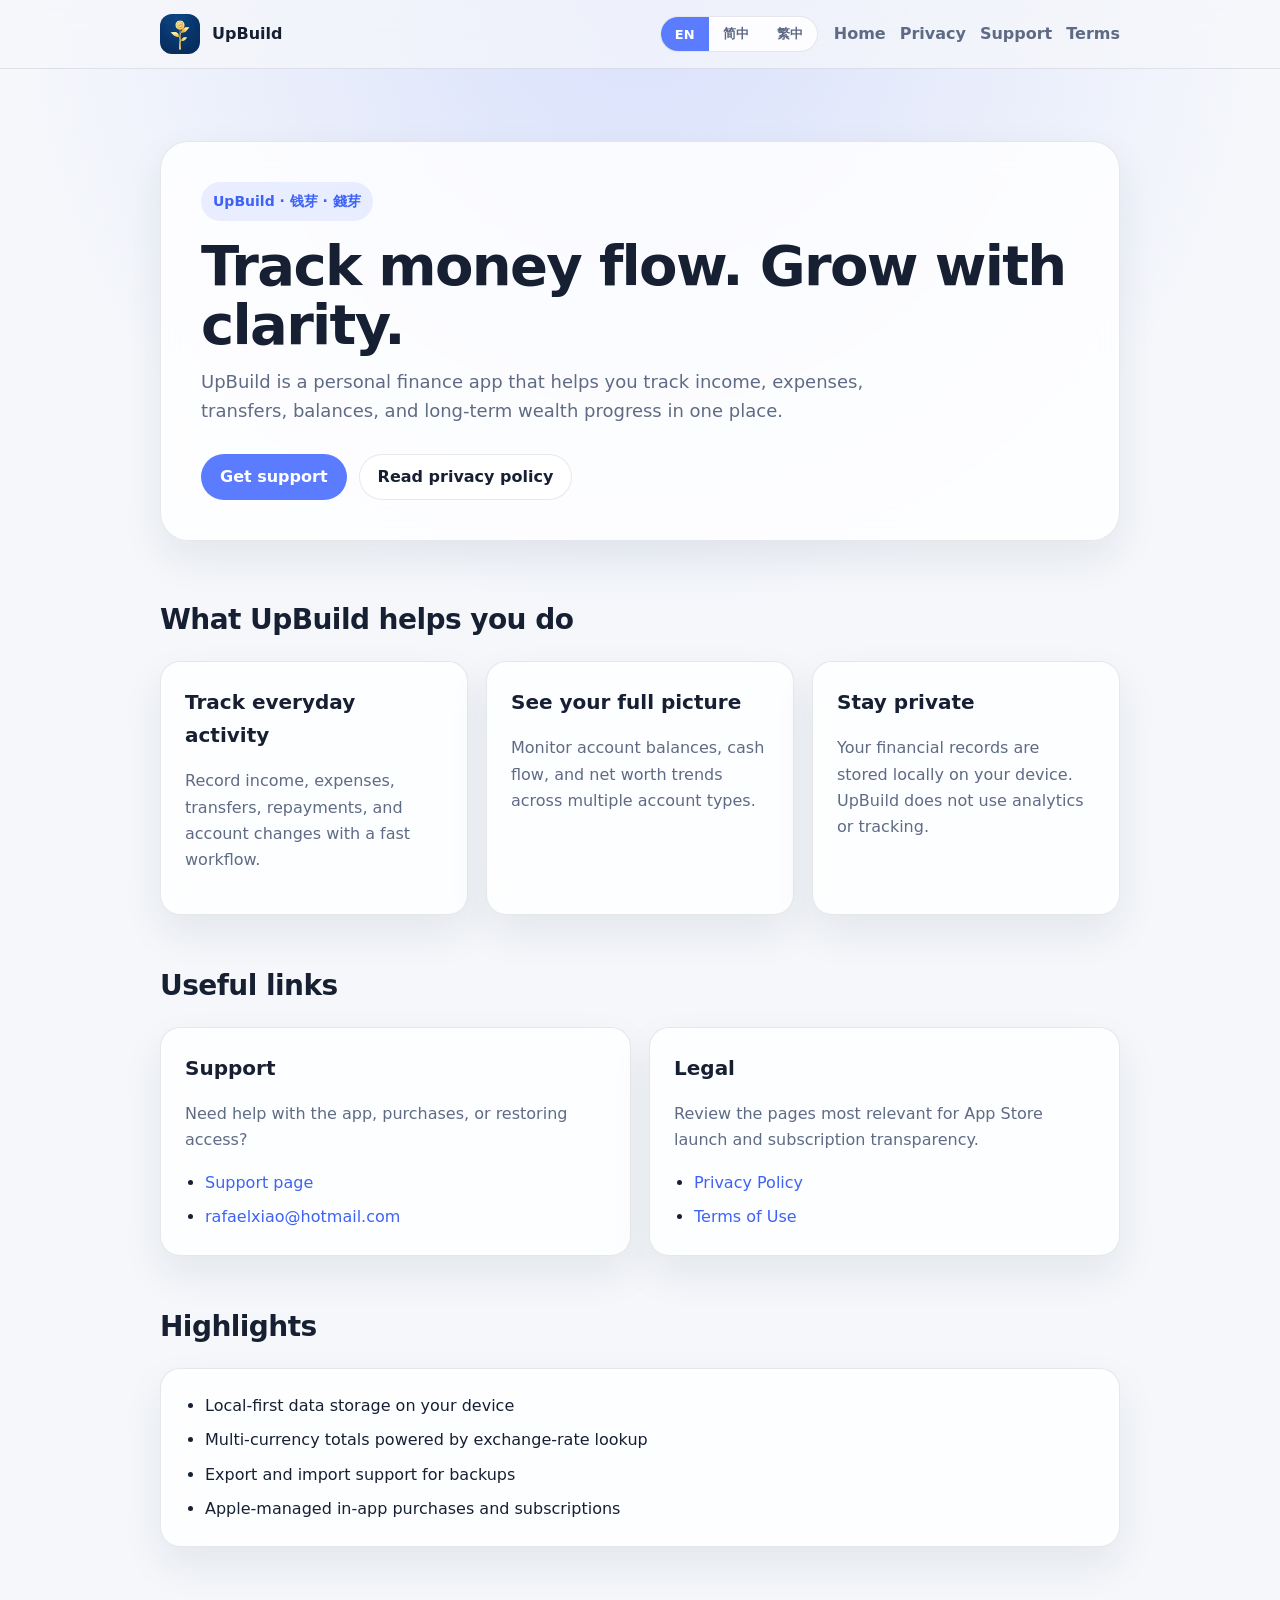
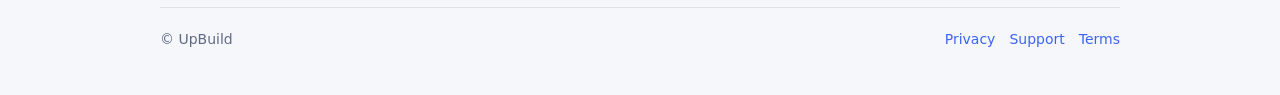
<file: index.html>
<!DOCTYPE html>
<html lang="en">
<head>
  <meta charset="UTF-8">
  <meta name="viewport" content="width=device-width, initial-scale=1.0">
  <meta name="description" content="UpBuild is a personal finance app for tracking money flow, balances, and growth across accounts.">
  <title>UpBuild</title>
  <link rel="icon" type="image/png" href="assets/icon.png">
  <link rel="stylesheet" href="assets/style.css">
  <script src="assets/i18n.js" defer></script>
  <script>
    window.I18N = {
      "nav.home":    { en: "Home", "zh-Hans": "首页", "zh-Hant": "首頁" },
      "nav.privacy": { en: "Privacy", "zh-Hans": "隐私", "zh-Hant": "隱私" },
      "nav.support": { en: "Support", "zh-Hans": "支持", "zh-Hant": "支援" },
      "nav.terms":   { en: "Terms", "zh-Hans": "条款", "zh-Hant": "條款" },
      "hero.kicker": { en: "UpBuild · 钱芽 · 錢芽", "zh-Hans": "UpBuild · 钱芽 · 錢芽", "zh-Hant": "UpBuild · 钱芽 · 錢芽" },
      "hero.title":  { en: "Track money flow. Grow with clarity.", "zh-Hans": "追踪资金流动，清晰掌握财富增长", "zh-Hant": "追蹤資金流動，清晰掌握財富增長" },
      "hero.desc":   { en: "UpBuild is a personal finance app that helps you track income, expenses, transfers, balances, and long-term wealth progress in one place.", "zh-Hans": "UpBuild 是一款个人财务应用，帮助你在一个地方追踪收入、支出、转账、余额和长期财富进展。", "zh-Hant": "UpBuild 是一款個人財務應用，幫助您在一個地方追蹤收入、支出、轉帳、餘額和長期財富進展。" },
      "hero.support":    { en: "Get support", "zh-Hans": "获取支持", "zh-Hant": "獲取支援" },
      "hero.privacy":    { en: "Read privacy policy", "zh-Hans": "阅读隐私政策", "zh-Hant": "閱讀隱私政策" },
      "section.features": { en: "What UpBuild helps you do", "zh-Hans": "UpBuild 帮你做什么", "zh-Hant": "UpBuild 幫你做什麼" },
      "feat1.title": { en: "Track everyday activity", "zh-Hans": "追踪日常收支", "zh-Hant": "追蹤日常收支" },
      "feat1.desc":  { en: "Record income, expenses, transfers, repayments, and account changes with a fast workflow.", "zh-Hans": "快速记录收入、支出、转账、还款和账户变动。", "zh-Hant": "快速記錄收入、支出、轉帳、還款和帳戶變動。" },
      "feat2.title": { en: "See your full picture", "zh-Hans": "全局一目了然", "zh-Hant": "全局一目瞭然" },
      "feat2.desc":  { en: "Monitor account balances, cash flow, and net worth trends across multiple account types.", "zh-Hans": "监控多类型账户的余额、现金流和净资产趋势。", "zh-Hant": "監控多類型帳戶的餘額、現金流和淨資產趨勢。" },
      "feat3.title": { en: "Stay private", "zh-Hans": "隐私安全", "zh-Hant": "隱私安全" },
      "feat3.desc":  { en: "Your financial records are stored locally on your device. UpBuild does not use analytics or tracking.", "zh-Hans": "你的财务记录仅存储在设备本地。UpBuild 不使用任何分析或追踪服务。", "zh-Hant": "您的財務記錄僅存儲在設備本地。UpBuild 不使用任何分析或追蹤服務。" },
      "section.links": { en: "Useful links", "zh-Hans": "实用链接", "zh-Hant": "實用連結" },
      "links.support.title": { en: "Support", "zh-Hans": "支持", "zh-Hant": "支援" },
      "links.support.desc":  { en: "Need help with the app, purchases, or restoring access?", "zh-Hans": "需要应用、购买或恢复访问方面的帮助？", "zh-Hant": "需要應用、購買或恢復訪問方面的幫助？" },
      "links.support.page":  { en: "Support page", "zh-Hans": "支持页面", "zh-Hant": "支援頁面" },
      "links.legal.title": { en: "Legal", "zh-Hans": "法律条款", "zh-Hant": "法律條款" },
      "links.legal.desc":  { en: "Review the pages most relevant for App Store launch and subscription transparency.", "zh-Hans": "查看与 App Store 上架和订阅透明度相关的页面。", "zh-Hant": "查看與 App Store 上架和訂閱透明度相關的頁面。" },
      "links.legal.privacy": { en: "Privacy Policy", "zh-Hans": "隐私政策", "zh-Hant": "隱私政策" },
      "links.legal.terms":  { en: "Terms of Use", "zh-Hans": "使用条款", "zh-Hant": "使用條款" },
      "section.highlights": { en: "Highlights", "zh-Hans": "亮点", "zh-Hant": "亮點" },
      "hl1": { en: "Local-first data storage on your device", "zh-Hans": "数据优先存储在设备本地", "zh-Hant": "數據優先存儲在設備本地" },
      "hl2": { en: "Multi-currency totals powered by exchange-rate lookup", "zh-Hans": "多币种汇总，实时汇率换算", "zh-Hant": "多幣種匯總，實時匯率換算" },
      "hl3": { en: "Export and import support for backups", "zh-Hans": "支持导出导入备份", "zh-Hant": "支持導出導入備份" },
      "hl4": { en: "Apple-managed in-app purchases and subscriptions", "zh-Hans": "由 Apple 管理的应用内购买和订阅", "zh-Hant": "由 Apple 管理的應用內購買和訂閱" },
      "footer.copy": { en: "© UpBuild", "zh-Hans": "© UpBuild", "zh-Hant": "© UpBuild" }
    };
  </script>
</head>
<body>
  <header class="site-header">
    <div class="container nav">
      <a class="brand" href="index.html">
        <span class="brand-mark">
          <img src="assets/icon.png" alt="UpBuild app icon">
        </span>
        <span>UpBuild</span>
      </a>
      <div class="nav-right">
        <div class="lang-switcher"></div>
        <nav class="nav-links" aria-label="Primary">
          <a href="index.html" data-i18n="nav.home">Home</a>
          <a href="privacy.html" data-i18n="nav.privacy">Privacy</a>
          <a href="support.html" data-i18n="nav.support">Support</a>
          <a href="terms.html" data-i18n="nav.terms">Terms</a>
        </nav>
      </div>
    </div>
  </header>

  <main>
    <section class="hero">
      <div class="container">
        <div class="hero-card">
          <div class="hero-kicker" data-i18n="hero.kicker">UpBuild · 钱芽 · 錢芽</div>
          <h1 data-i18n="hero.title">Track money flow. Grow with clarity.</h1>
          <p data-i18n="hero.desc">
            UpBuild is a personal finance app that helps you track income, expenses, transfers,
            balances, and long-term wealth progress in one place.
          </p>
          <div class="hero-actions">
            <a class="button" href="support.html" data-i18n="hero.support">Get support</a>
            <a class="button-secondary" href="privacy.html" data-i18n="hero.privacy">Read privacy policy</a>
          </div>
        </div>
      </div>
    </section>

    <section class="section">
      <div class="container">
        <h2 class="section-title" data-i18n="section.features">What UpBuild helps you do</h2>
        <div class="grid grid-3">
          <article class="card">
            <h3 data-i18n="feat1.title">Track everyday activity</h3>
            <p data-i18n="feat1.desc">Record income, expenses, transfers, repayments, and account changes with a fast workflow.</p>
          </article>
          <article class="card">
            <h3 data-i18n="feat2.title">See your full picture</h3>
            <p data-i18n="feat2.desc">Monitor account balances, cash flow, and net worth trends across multiple account types.</p>
          </article>
          <article class="card">
            <h3 data-i18n="feat3.title">Stay private</h3>
            <p data-i18n="feat3.desc">Your financial records are stored locally on your device. UpBuild does not use analytics or tracking.</p>
          </article>
        </div>
      </div>
    </section>

    <section class="section">
      <div class="container">
        <h2 class="section-title" data-i18n="section.links">Useful links</h2>
        <div class="grid grid-2">
          <article class="card">
            <h3 data-i18n="links.support.title">Support</h3>
            <p data-i18n="links.support.desc">Need help with the app, purchases, or restoring access?</p>
            <ul class="link-list">
              <li><a href="support.html" data-i18n="links.support.page">Support page</a></li>
              <li><a href="mailto:rafaelxiao@hotmail.com">rafaelxiao@hotmail.com</a></li>
            </ul>
          </article>
          <article class="card">
            <h3 data-i18n="links.legal.title">Legal</h3>
            <p data-i18n="links.legal.desc">Review the pages most relevant for App Store launch and subscription transparency.</p>
            <ul class="link-list">
              <li><a href="privacy.html" data-i18n="links.legal.privacy">Privacy Policy</a></li>
              <li><a href="terms.html" data-i18n="links.legal.terms">Terms of Use</a></li>
            </ul>
          </article>
        </div>
      </div>
    </section>

    <section class="section">
      <div class="container">
        <h2 class="section-title" data-i18n="section.highlights">Highlights</h2>
        <div class="card">
          <ul class="check-list">
            <li data-i18n="hl1">Local-first data storage on your device</li>
            <li data-i18n="hl2">Multi-currency totals powered by exchange-rate lookup</li>
            <li data-i18n="hl3">Export and import support for backups</li>
            <li data-i18n="hl4">Apple-managed in-app purchases and subscriptions</li>
          </ul>
        </div>
      </div>
    </section>
  </main>

  <footer class="footer">
    <div class="container footer-inner">
      <div data-i18n="footer.copy">© UpBuild</div>
      <div class="inline-links">
        <a href="privacy.html" data-i18n="nav.privacy">Privacy</a>
        <a href="support.html" data-i18n="nav.support">Support</a>
        <a href="terms.html" data-i18n="nav.terms">Terms</a>
      </div>
    </div>
  </footer>
</body>
</html>
</file>
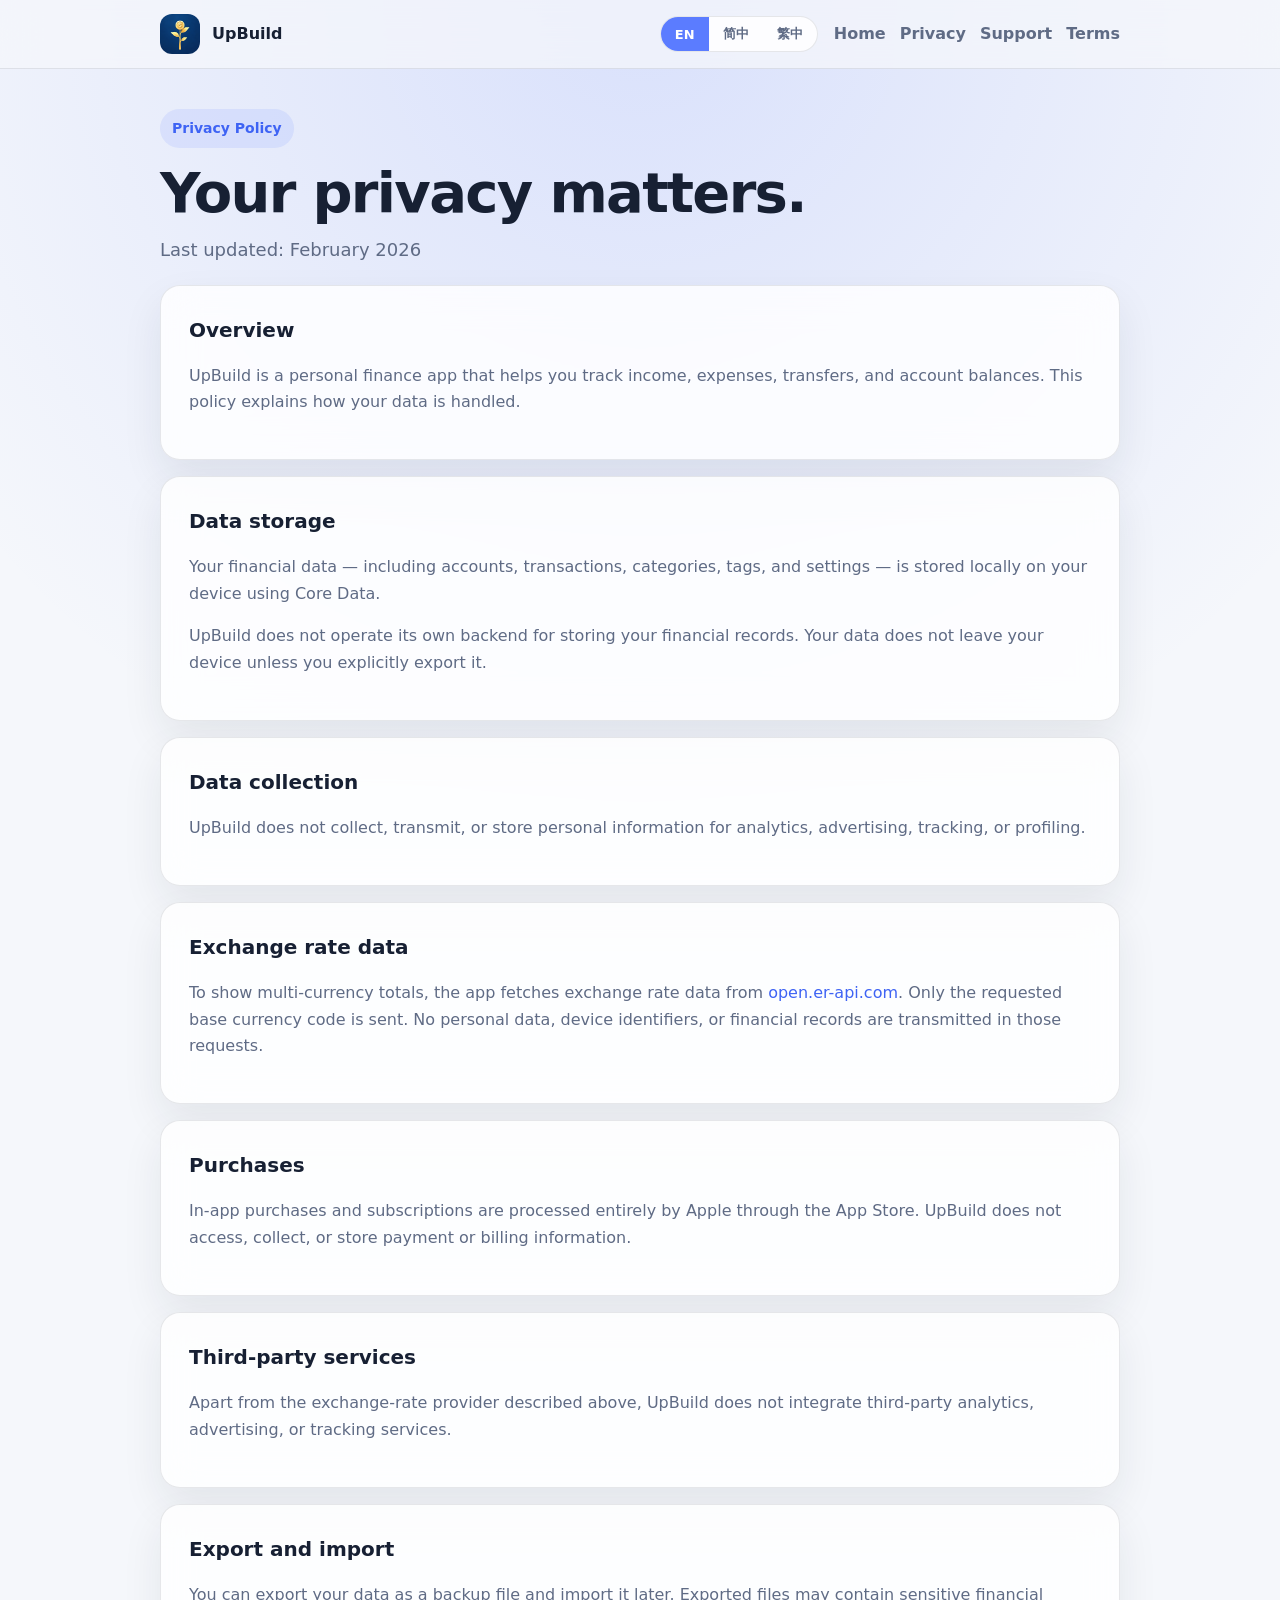
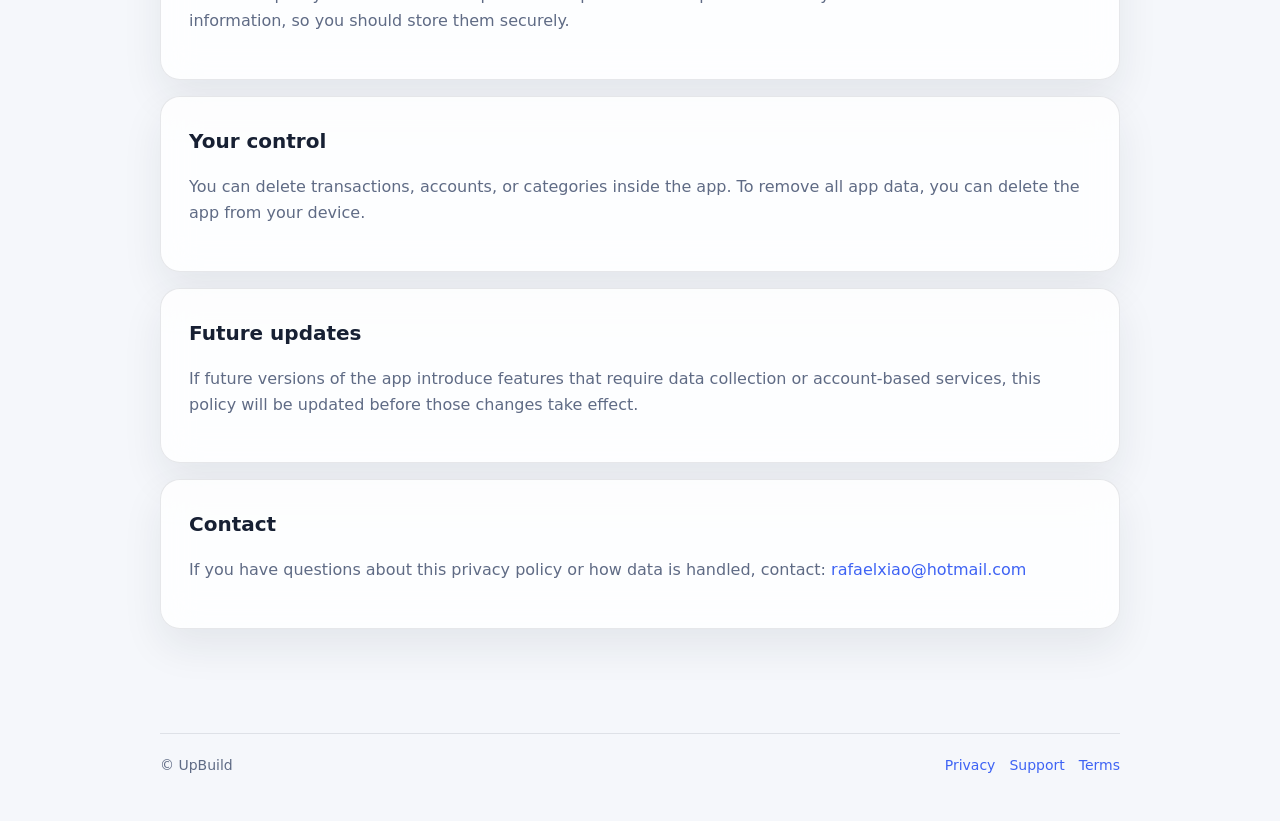
<file: privacy.html>
<!DOCTYPE html>
<html lang="en">
<head>
  <meta charset="UTF-8">
  <meta name="viewport" content="width=device-width, initial-scale=1.0">
  <meta name="description" content="Privacy Policy for UpBuild.">
  <title>Privacy Policy · UpBuild</title>
  <link rel="icon" type="image/png" href="assets/icon.png">
  <link rel="stylesheet" href="assets/style.css">
  <script src="assets/i18n.js" defer></script>
  <script>
    window.I18N = {
      "nav.home":    { en: "Home", "zh-Hans": "首页", "zh-Hant": "首頁" },
      "nav.privacy": { en: "Privacy", "zh-Hans": "隐私", "zh-Hant": "隱私" },
      "nav.support": { en: "Support", "zh-Hans": "支持", "zh-Hant": "支援" },
      "nav.terms":   { en: "Terms", "zh-Hans": "条款", "zh-Hant": "條款" },
      "kicker":      { en: "Privacy Policy", "zh-Hans": "隐私政策", "zh-Hant": "隱私政策" },
      "title":       { en: "Your privacy matters.", "zh-Hans": "你的隐私很重要。", "zh-Hant": "您的隱私很重要。" },
      "updated":     { en: "Last updated: February 2026", "zh-Hans": "最后更新：2026 年 2 月", "zh-Hant": "最後更新：2026 年 2 月" },
      "overview.h":  { en: "Overview", "zh-Hans": "概述", "zh-Hant": "概述" },
      "overview.p":  { en: "UpBuild is a personal finance app that helps you track income, expenses, transfers, and account balances. This policy explains how your data is handled.", "zh-Hans": "UpBuild 是一款个人财务应用，帮助你追踪收入、支出、转账和账户余额。本政策说明你的数据如何被处理。", "zh-Hant": "UpBuild 是一款個人財務應用，幫助您追蹤收入、支出、轉帳和帳戶餘額。本政策說明您的數據如何被處理。" },
      "storage.h":   { en: "Data storage", "zh-Hans": "数据存储", "zh-Hant": "數據存儲" },
      "storage.p1":  { en: "Your financial data — including accounts, transactions, categories, tags, and settings — is stored locally on your device using Core Data.", "zh-Hans": "你的财务数据（包括账户、交易、分类、标签和设置）使用 Core Data 存储在设备本地。", "zh-Hant": "您的財務數據（包括帳戶、交易、分類、標籤和設置）使用 Core Data 存儲在設備本地。" },
      "storage.p2":  { en: "UpBuild does not operate its own backend for storing your financial records. Your data does not leave your device unless you explicitly export it.", "zh-Hans": "UpBuild 没有自己的后端服务器来存储你的财务记录。除非你主动导出，数据不会离开你的设备。", "zh-Hant": "UpBuild 沒有自己的後端伺服器來存儲您的財務記錄。除非您主動導出，數據不會離開您的設備。" },
      "collection.h": { en: "Data collection", "zh-Hans": "数据收集", "zh-Hant": "數據收集" },
      "collection.p": { en: "UpBuild does not collect, transmit, or store personal information for analytics, advertising, tracking, or profiling.", "zh-Hans": "UpBuild 不为分析、广告、追踪或画像而收集、传输或存储个人信息。", "zh-Hant": "UpBuild 不為分析、廣告、追蹤或畫像而收集、傳輸或存儲個人信息。" },
      "exchange.h":  { en: "Exchange rate data", "zh-Hans": "汇率数据", "zh-Hant": "匯率數據" },
      "exchange.p":  { en: "To show multi-currency totals, the app fetches exchange rate data from <a href=\"https://open.er-api.com\" target=\"_blank\" rel=\"noreferrer\">open.er-api.com</a>. Only the requested base currency code is sent. No personal data, device identifiers, or financial records are transmitted in those requests.", "zh-Hans": "为了显示多币种汇总，应用从 <a href=\"https://open.er-api.com\" target=\"_blank\" rel=\"noreferrer\">open.er-api.com</a> 获取汇率数据。请求仅发送所需的基础货币代码，不传输任何个人数据、设备标识或财务记录。", "zh-Hant": "為了顯示多幣種匯總，應用從 <a href=\"https://open.er-api.com\" target=\"_blank\" rel=\"noreferrer\">open.er-api.com</a> 獲取匯率數據。請求僅發送所需的基礎貨幣代碼，不傳輸任何個人數據、設備標識或財務記錄。" },
      "purchases.h": { en: "Purchases", "zh-Hans": "购买", "zh-Hant": "購買" },
      "purchases.p": { en: "In-app purchases and subscriptions are processed entirely by Apple through the App Store. UpBuild does not access, collect, or store payment or billing information.", "zh-Hans": "应用内购买和订阅完全由 Apple 通过 App Store 处理。UpBuild 不会访问、收集或存储支付或账单信息。", "zh-Hant": "應用內購買和訂閱完全由 Apple 通過 App Store 處理。UpBuild 不會訪問、收集或存儲支付或帳單信息。" },
      "thirdparty.h": { en: "Third-party services", "zh-Hans": "第三方服务", "zh-Hant": "第三方服務" },
      "thirdparty.p": { en: "Apart from the exchange-rate provider described above, UpBuild does not integrate third-party analytics, advertising, or tracking services.", "zh-Hans": "除上述汇率服务外，UpBuild 不集成任何第三方分析、广告或追踪服务。", "zh-Hant": "除上述匯率服務外，UpBuild 不集成任何第三方分析、廣告或追蹤服務。" },
      "export.h":    { en: "Export and import", "zh-Hans": "导出与导入", "zh-Hant": "導出與導入" },
      "export.p":    { en: "You can export your data as a backup file and import it later. Exported files may contain sensitive financial information, so you should store them securely.", "zh-Hans": "你可以将数据导出为备份文件并稍后导入。导出文件可能包含敏感财务信息，请妥善保管。", "zh-Hant": "您可以將數據導出為備份文件並稍後導入。導出文件可能包含敏感財務信息，請妥善保管。" },
      "control.h":   { en: "Your control", "zh-Hans": "你的控制权", "zh-Hant": "您的控制權" },
      "control.p":   { en: "You can delete transactions, accounts, or categories inside the app. To remove all app data, you can delete the app from your device.", "zh-Hans": "你可以在应用内删除交易、账户或分类。要删除所有应用数据，可以从设备上卸载应用。", "zh-Hant": "您可以在應用內刪除交易、帳戶或分類。要刪除所有應用數據，可以從設備上卸載應用。" },
      "future.h":    { en: "Future updates", "zh-Hans": "未来更新", "zh-Hant": "未來更新" },
      "future.p":    { en: "If future versions of the app introduce features that require data collection or account-based services, this policy will be updated before those changes take effect.", "zh-Hans": "如果未来版本引入需要数据收集或基于帐户的服务的新功能，本政策将在变更生效前更新。", "zh-Hant": "如果未來版本引入需要數據收集或基於帳戶的服務的新功能，本政策將在變更生效前更新。" },
      "contact.h":   { en: "Contact", "zh-Hans": "联系方式", "zh-Hant": "聯繫方式" },
      "contact.p":   { en: "If you have questions about this privacy policy or how data is handled, contact: <a href=\"mailto:rafaelxiao@hotmail.com\">rafaelxiao@hotmail.com</a>", "zh-Hans": "如果你对本隐私政策或数据处理方式有疑问，请联系：<a href=\"mailto:rafaelxiao@hotmail.com\">rafaelxiao@hotmail.com</a>", "zh-Hant": "如果您對本隱私政策或數據處理方式有疑問，請聯繫：<a href=\"mailto:rafaelxiao@hotmail.com\">rafaelxiao@hotmail.com</a>" },
      "footer.copy": { en: "© UpBuild", "zh-Hans": "© UpBuild", "zh-Hant": "© UpBuild" }
    };
  </script>
</head>
<body>
  <header class="site-header">
    <div class="container nav">
      <a class="brand" href="index.html">
        <span class="brand-mark">
          <img src="assets/icon.png" alt="UpBuild app icon">
        </span>
        <span>UpBuild</span>
      </a>
      <div class="nav-right">
        <div class="lang-switcher"></div>
        <nav class="nav-links" aria-label="Primary">
          <a href="index.html" data-i18n="nav.home">Home</a>
          <a href="privacy.html" data-i18n="nav.privacy">Privacy</a>
          <a href="support.html" data-i18n="nav.support">Support</a>
          <a href="terms.html" data-i18n="nav.terms">Terms</a>
        </nav>
      </div>
    </div>
  </header>

  <main class="page-shell">
    <div class="container">
      <section class="page-hero">
        <div class="hero-kicker" data-i18n="kicker">Privacy Policy</div>
        <h1 data-i18n="title">Your privacy matters.</h1>
        <p data-i18n="updated">Last updated: February 2026</p>
      </section>

      <section class="page-card">
        <h2 data-i18n="overview.h">Overview</h2>
        <p data-i18n="overview.p">UpBuild is a personal finance app that helps you track income, expenses, transfers, and account balances. This policy explains how your data is handled.</p>
      </section>

      <section class="page-card">
        <h2 data-i18n="storage.h">Data storage</h2>
        <p data-i18n="storage.p1">Your financial data — including accounts, transactions, categories, tags, and settings — is stored locally on your device using Core Data.</p>
        <p data-i18n="storage.p2">UpBuild does not operate its own backend for storing your financial records. Your data does not leave your device unless you explicitly export it.</p>
      </section>

      <section class="page-card">
        <h2 data-i18n="collection.h">Data collection</h2>
        <p data-i18n="collection.p">UpBuild does not collect, transmit, or store personal information for analytics, advertising, tracking, or profiling.</p>
      </section>

      <section class="page-card">
        <h2 data-i18n="exchange.h">Exchange rate data</h2>
        <p data-i18n="exchange.p">To show multi-currency totals, the app fetches exchange rate data from <a href="https://open.er-api.com" target="_blank" rel="noreferrer">open.er-api.com</a>. Only the requested base currency code is sent. No personal data, device identifiers, or financial records are transmitted in those requests.</p>
      </section>

      <section class="page-card">
        <h2 data-i18n="purchases.h">Purchases</h2>
        <p data-i18n="purchases.p">In-app purchases and subscriptions are processed entirely by Apple through the App Store. UpBuild does not access, collect, or store payment or billing information.</p>
      </section>

      <section class="page-card">
        <h2 data-i18n="thirdparty.h">Third-party services</h2>
        <p data-i18n="thirdparty.p">Apart from the exchange-rate provider described above, UpBuild does not integrate third-party analytics, advertising, or tracking services.</p>
      </section>

      <section class="page-card">
        <h2 data-i18n="export.h">Export and import</h2>
        <p data-i18n="export.p">You can export your data as a backup file and import it later. Exported files may contain sensitive financial information, so you should store them securely.</p>
      </section>

      <section class="page-card">
        <h2 data-i18n="control.h">Your control</h2>
        <p data-i18n="control.p">You can delete transactions, accounts, or categories inside the app. To remove all app data, you can delete the app from your device.</p>
      </section>

      <section class="page-card">
        <h2 data-i18n="future.h">Future updates</h2>
        <p data-i18n="future.p">If future versions of the app introduce features that require data collection or account-based services, this policy will be updated before those changes take effect.</p>
      </section>

      <section class="page-card">
        <h2 data-i18n="contact.h">Contact</h2>
        <p data-i18n="contact.p">If you have questions about this privacy policy or how data is handled, contact: <a href="mailto:rafaelxiao@hotmail.com">rafaelxiao@hotmail.com</a></p>
      </section>
    </div>
  </main>

  <footer class="footer">
    <div class="container footer-inner">
      <div data-i18n="footer.copy">© UpBuild</div>
      <div class="inline-links">
        <a href="privacy.html" data-i18n="nav.privacy">Privacy</a>
        <a href="support.html" data-i18n="nav.support">Support</a>
        <a href="terms.html" data-i18n="nav.terms">Terms</a>
      </div>
    </div>
  </footer>
</body>
</html>
</file>
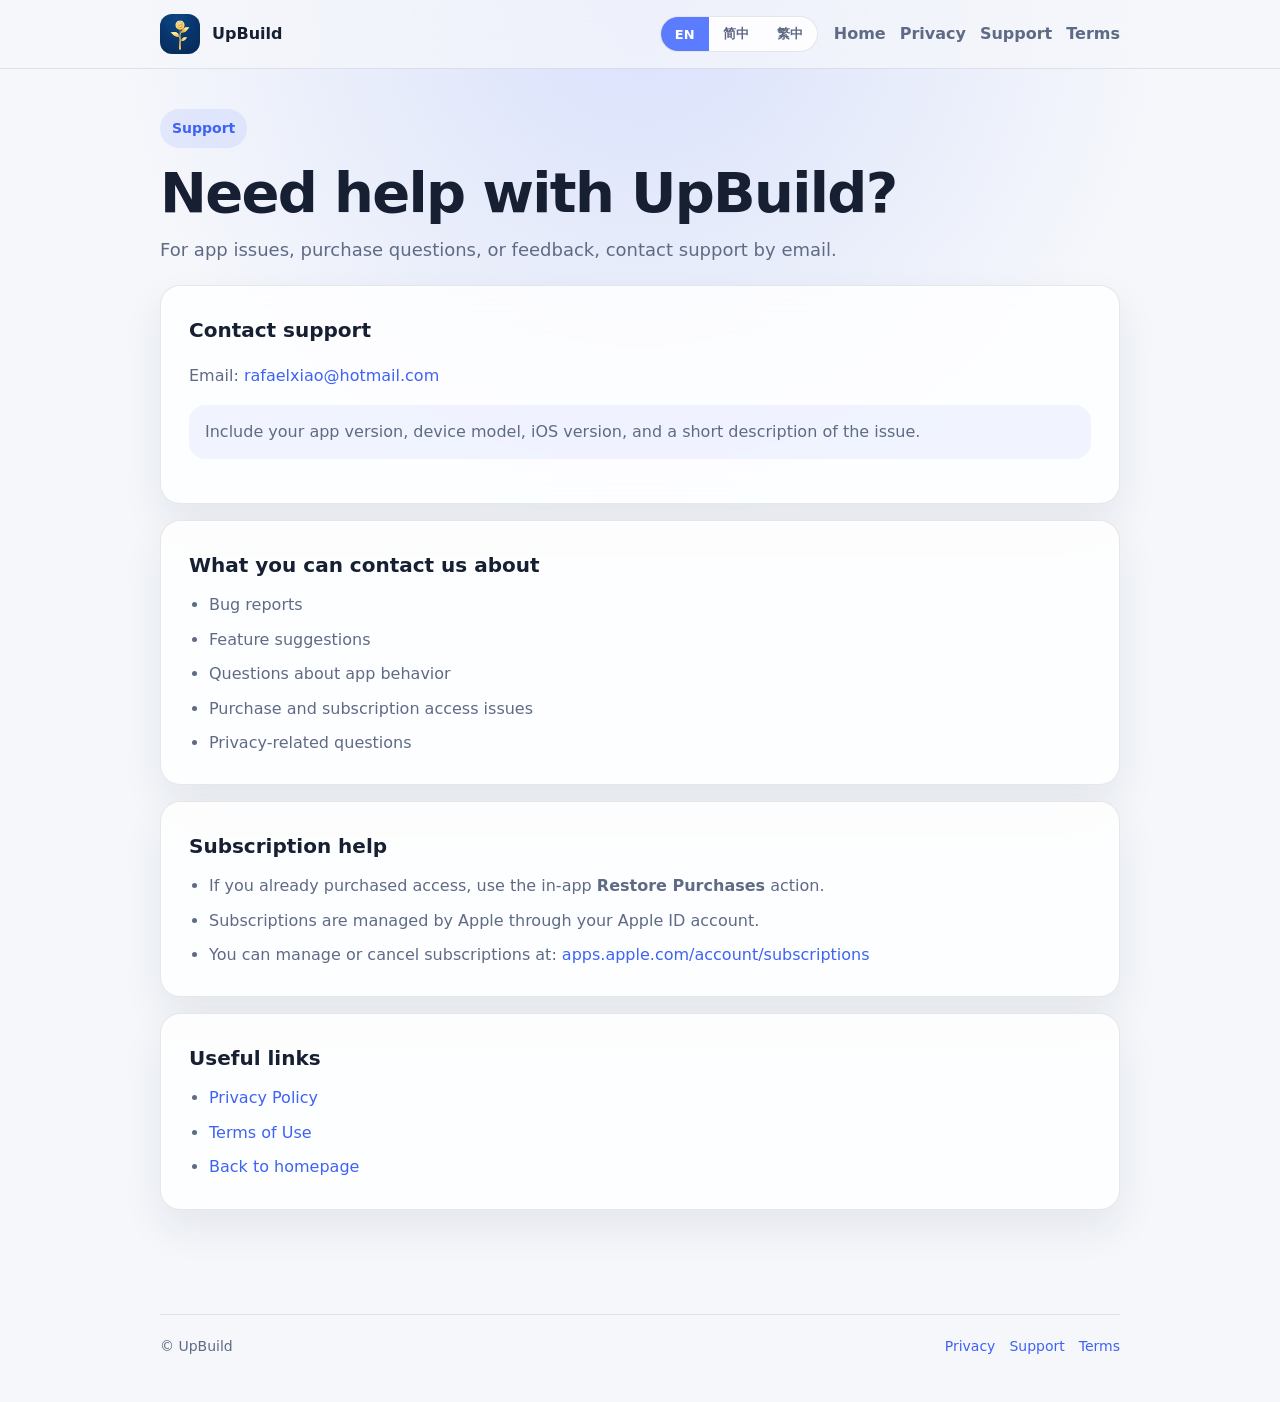
<file: support.html>
<!DOCTYPE html>
<html lang="en">
<head>
  <meta charset="UTF-8">
  <meta name="viewport" content="width=device-width, initial-scale=1.0">
  <meta name="description" content="Support for UpBuild.">
  <title>Support · UpBuild</title>
  <link rel="icon" type="image/png" href="assets/icon.png">
  <link rel="stylesheet" href="assets/style.css">
  <script src="assets/i18n.js" defer></script>
  <script>
    window.I18N = {
      "nav.home":    { en: "Home", "zh-Hans": "首页", "zh-Hant": "首頁" },
      "nav.privacy": { en: "Privacy", "zh-Hans": "隐私", "zh-Hant": "隱私" },
      "nav.support": { en: "Support", "zh-Hans": "支持", "zh-Hant": "支援" },
      "nav.terms":   { en: "Terms", "zh-Hans": "条款", "zh-Hant": "條款" },
      "kicker":      { en: "Support", "zh-Hans": "支持", "zh-Hant": "支援" },
      "title":       { en: "Need help with UpBuild?", "zh-Hans": "需要 UpBuild 的帮助？", "zh-Hant": "需要 UpBuild 的幫助？" },
      "subtitle":    { en: "For app issues, purchase questions, or feedback, contact support by email.", "zh-Hans": "如有应用问题、购买疑问或反馈，请通过电子邮件联系支持。", "zh-Hant": "如有應用問題、購買疑問或反饋，請通過電子郵件聯繫支援。" },
      "contact.h":   { en: "Contact support", "zh-Hans": "联系支持", "zh-Hant": "聯繫支援" },
      "contact.p":   { en: "Email: <a href=\"mailto:rafaelxiao@hotmail.com\">rafaelxiao@hotmail.com</a>", "zh-Hans": "邮箱：<a href=\"mailto:rafaelxiao@hotmail.com\">rafaelxiao@hotmail.com</a>", "zh-Hant": "郵箱：<a href=\"mailto:rafaelxiao@hotmail.com\">rafaelxiao@hotmail.com</a>" },
      "contact.note": { en: "Include your app version, device model, iOS version, and a short description of the issue.", "zh-Hans": "请附上应用版本、设备型号、iOS 版本和问题简述。", "zh-Hant": "請附上應用版本、設備型號、iOS 版本和問題簡述。" },
      "topics.h":    { en: "What you can contact us about", "zh-Hans": "你可以联系我们的事项", "zh-Hant": "您可以聯繫我們的事項" },
      "topics.l1":   { en: "Bug reports", "zh-Hans": "Bug 报告", "zh-Hant": "Bug 報告" },
      "topics.l2":   { en: "Feature suggestions", "zh-Hans": "功能建议", "zh-Hant": "功能建議" },
      "topics.l3":   { en: "Questions about app behavior", "zh-Hans": "应用行为疑问", "zh-Hant": "應用行為疑問" },
      "topics.l4":   { en: "Purchase and subscription access issues", "zh-Hans": "购买和订阅访问问题", "zh-Hant": "購買和訂閱訪問問題" },
      "topics.l5":   { en: "Privacy-related questions", "zh-Hans": "隐私相关问题", "zh-Hant": "隱私相關問題" },
      "sub.h":       { en: "Subscription help", "zh-Hans": "订阅帮助", "zh-Hant": "訂閱幫助" },
      "sub.l1":      { en: "If you already purchased access, use the in-app <strong>Restore Purchases</strong> action.", "zh-Hans": "如果你已购买，请使用应用内的<strong>「恢复购买」</strong>功能。", "zh-Hant": "如果您已購買，請使用應用內的<strong>「恢復購買」</strong>功能。" },
      "sub.l2":      { en: "Subscriptions are managed by Apple through your Apple ID account.", "zh-Hans": "订阅由 Apple 通过你的 Apple ID 帐户管理。", "zh-Hant": "訂閱由 Apple 通過您的 Apple ID 帳戶管理。" },
      "sub.l3":      { en: "You can manage or cancel subscriptions at: <a href=\"https://apps.apple.com/account/subscriptions\" target=\"_blank\" rel=\"noreferrer\">apps.apple.com/account/subscriptions</a>", "zh-Hans": "你可以在以下地址管理或取消订阅：<a href=\"https://apps.apple.com/account/subscriptions\" target=\"_blank\" rel=\"noreferrer\">apps.apple.com/account/subscriptions</a>", "zh-Hant": "您可以在以下地址管理或取消訂閱：<a href=\"https://apps.apple.com/account/subscriptions\" target=\"_blank\" rel=\"noreferrer\">apps.apple.com/account/subscriptions</a>" },
      "links.h":     { en: "Useful links", "zh-Hans": "实用链接", "zh-Hant": "實用連結" },
      "links.privacy": { en: "Privacy Policy", "zh-Hans": "隐私政策", "zh-Hant": "隱私政策" },
      "links.terms":  { en: "Terms of Use", "zh-Hans": "使用条款", "zh-Hant": "使用條款" },
      "links.home":   { en: "Back to homepage", "zh-Hans": "返回首页", "zh-Hant": "返回首頁" },
      "footer.copy":  { en: "© UpBuild", "zh-Hans": "© UpBuild", "zh-Hant": "© UpBuild" }
    };
  </script>
</head>
<body>
  <header class="site-header">
    <div class="container nav">
      <a class="brand" href="index.html">
        <span class="brand-mark">
          <img src="assets/icon.png" alt="UpBuild app icon">
        </span>
        <span>UpBuild</span>
      </a>
      <div class="nav-right">
        <div class="lang-switcher"></div>
        <nav class="nav-links" aria-label="Primary">
          <a href="index.html" data-i18n="nav.home">Home</a>
          <a href="privacy.html" data-i18n="nav.privacy">Privacy</a>
          <a href="support.html" data-i18n="nav.support">Support</a>
          <a href="terms.html" data-i18n="nav.terms">Terms</a>
        </nav>
      </div>
    </div>
  </header>

  <main class="page-shell">
    <div class="container">
      <section class="page-hero">
        <div class="hero-kicker" data-i18n="kicker">Support</div>
        <h1 data-i18n="title">Need help with UpBuild?</h1>
        <p data-i18n="subtitle">For app issues, purchase questions, or feedback, contact support by email.</p>
      </section>

      <section class="page-card">
        <h2 data-i18n="contact.h">Contact support</h2>
        <p data-i18n="contact.p">Email: <a href="mailto:rafaelxiao@hotmail.com">rafaelxiao@hotmail.com</a></p>
        <p class="note" data-i18n="contact.note">Include your app version, device model, iOS version, and a short description of the issue.</p>
      </section>

      <section class="page-card">
        <h2 data-i18n="topics.h">What you can contact us about</h2>
        <ul class="policy-list">
          <li data-i18n="topics.l1">Bug reports</li>
          <li data-i18n="topics.l2">Feature suggestions</li>
          <li data-i18n="topics.l3">Questions about app behavior</li>
          <li data-i18n="topics.l4">Purchase and subscription access issues</li>
          <li data-i18n="topics.l5">Privacy-related questions</li>
        </ul>
      </section>

      <section class="page-card">
        <h2 data-i18n="sub.h">Subscription help</h2>
        <ul class="policy-list">
          <li data-i18n="sub.l1">If you already purchased access, use the in-app <strong>Restore Purchases</strong> action.</li>
          <li data-i18n="sub.l2">Subscriptions are managed by Apple through your Apple ID account.</li>
          <li data-i18n="sub.l3">You can manage or cancel subscriptions at: <a href="https://apps.apple.com/account/subscriptions" target="_blank" rel="noreferrer">apps.apple.com/account/subscriptions</a></li>
        </ul>
      </section>

      <section class="page-card">
        <h2 data-i18n="links.h">Useful links</h2>
        <ul class="link-list">
          <li><a href="privacy.html" data-i18n="links.privacy">Privacy Policy</a></li>
          <li><a href="terms.html" data-i18n="links.terms">Terms of Use</a></li>
          <li><a href="index.html" data-i18n="links.home">Back to homepage</a></li>
        </ul>
      </section>
    </div>
  </main>

  <footer class="footer">
    <div class="container footer-inner">
      <div data-i18n="footer.copy">© UpBuild</div>
      <div class="inline-links">
        <a href="privacy.html" data-i18n="nav.privacy">Privacy</a>
        <a href="support.html" data-i18n="nav.support">Support</a>
        <a href="terms.html" data-i18n="nav.terms">Terms</a>
      </div>
    </div>
  </footer>
</body>
</html>
</file>
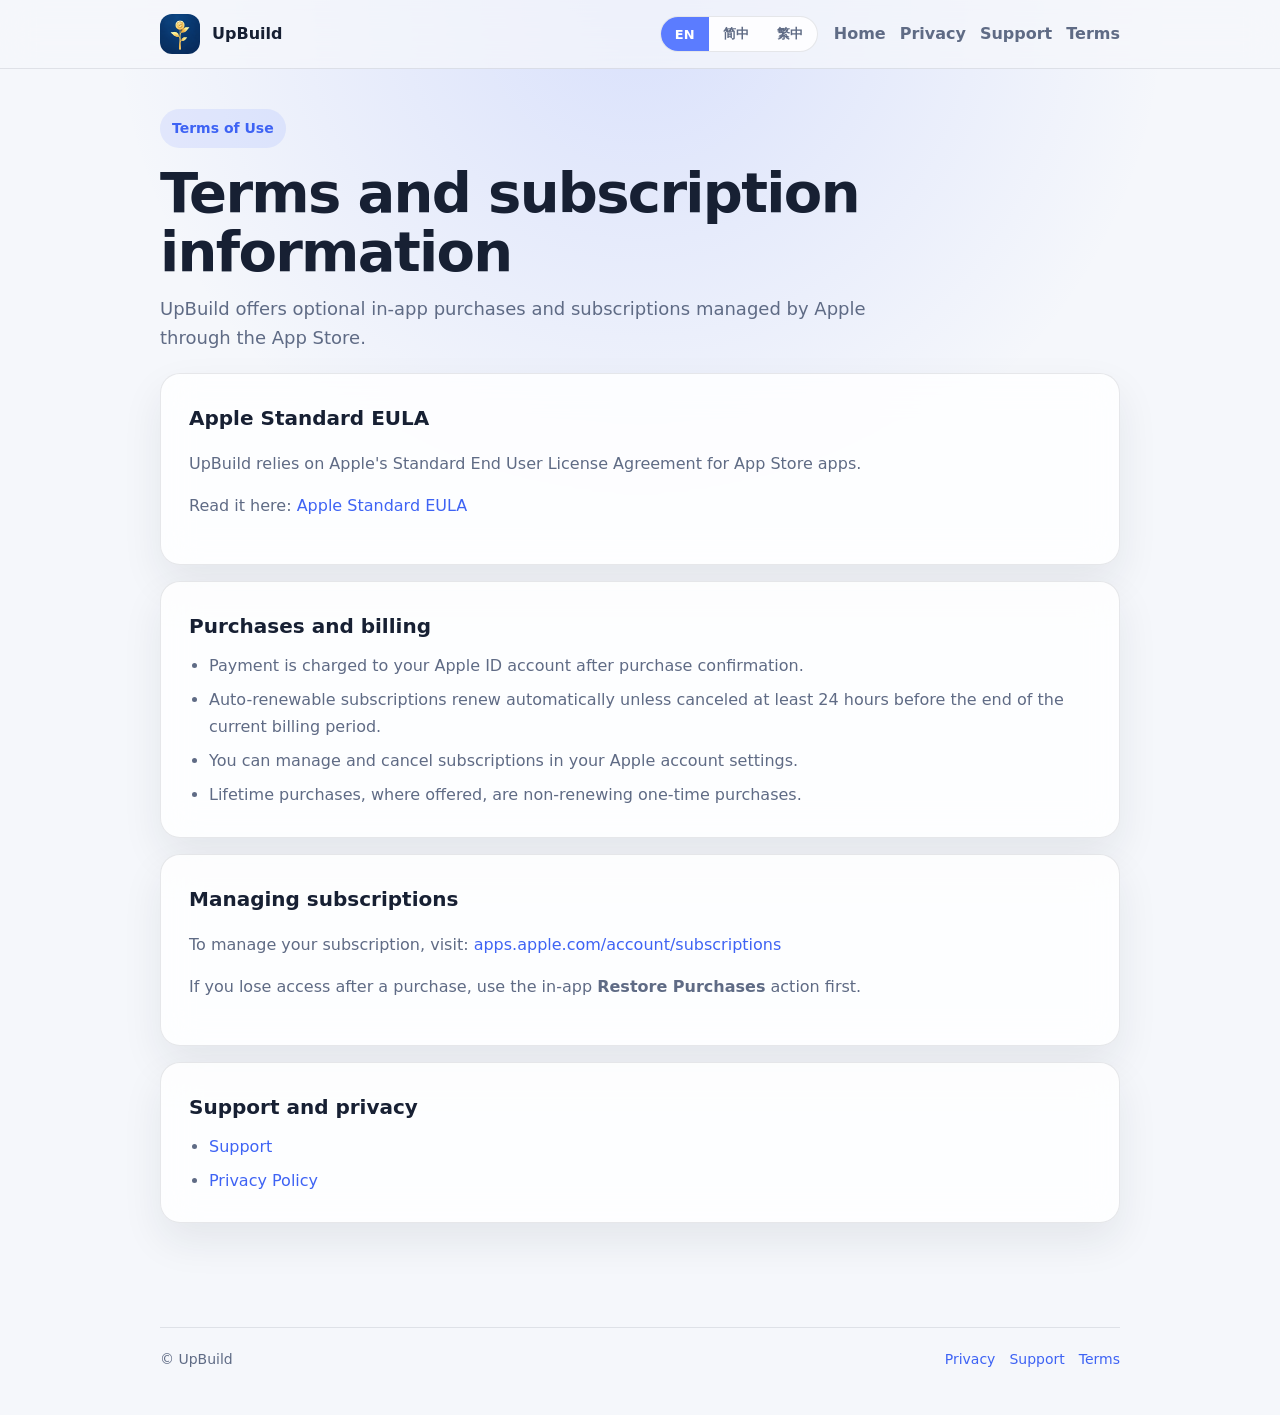
<file: terms.html>
<!DOCTYPE html>
<html lang="en">
<head>
  <meta charset="UTF-8">
  <meta name="viewport" content="width=device-width, initial-scale=1.0">
  <meta name="description" content="Terms of Use for UpBuild.">
  <title>Terms of Use · UpBuild</title>
  <link rel="icon" type="image/png" href="assets/icon.png">
  <link rel="stylesheet" href="assets/style.css">
  <script src="assets/i18n.js" defer></script>
  <script>
    window.I18N = {
      "nav.home":    { en: "Home", "zh-Hans": "首页", "zh-Hant": "首頁" },
      "nav.privacy": { en: "Privacy", "zh-Hans": "隐私", "zh-Hant": "隱私" },
      "nav.support": { en: "Support", "zh-Hans": "支持", "zh-Hant": "支援" },
      "nav.terms":   { en: "Terms", "zh-Hans": "条款", "zh-Hant": "條款" },
      "kicker":      { en: "Terms of Use", "zh-Hans": "使用条款", "zh-Hant": "使用條款" },
      "title":       { en: "Terms and subscription information", "zh-Hans": "条款与订阅信息", "zh-Hant": "條款與訂閱信息" },
      "subtitle":    { en: "UpBuild offers optional in-app purchases and subscriptions managed by Apple through the App Store.", "zh-Hans": "UpBuild 提供可选的应用内购买和订阅，由 Apple 通过 App Store 管理。", "zh-Hant": "UpBuild 提供可選的應用內購買和訂閱，由 Apple 通過 App Store 管理。" },
      "eula.h":      { en: "Apple Standard EULA", "zh-Hans": "Apple 标准最终用户许可协议", "zh-Hant": "Apple 標準最終用戶許可協議" },
      "eula.p1":     { en: "UpBuild relies on Apple's Standard End User License Agreement for App Store apps.", "zh-Hans": "UpBuild 依据 Apple 为 App Store 应用提供的标准最终用户许可协议。", "zh-Hant": "UpBuild 依據 Apple 為 App Store 應用提供的標準最終用戶許可協議。" },
      "eula.p2":     { en: "Read it here: <a href=\"https://www.apple.com/legal/internet-services/itunes/dev/stdeula/\" target=\"_blank\" rel=\"noreferrer\">Apple Standard EULA</a>", "zh-Hans": "在此阅读：<a href=\"https://www.apple.com/legal/internet-services/itunes/dev/stdeula/\" target=\"_blank\" rel=\"noreferrer\">Apple 标准最终用户许可协议</a>", "zh-Hant": "在此閱讀：<a href=\"https://www.apple.com/legal/internet-services/itunes/dev/stdeula/\" target=\"_blank\" rel=\"noreferrer\">Apple 標準最終用戶許可協議</a>" },
      "billing.h":   { en: "Purchases and billing", "zh-Hans": "购买与账单", "zh-Hant": "購買與帳單" },
      "billing.l1":  { en: "Payment is charged to your Apple ID account after purchase confirmation.", "zh-Hans": "购买确认后，费用将从你的 Apple ID 帐户扣除。", "zh-Hant": "購買確認後，費用將從您的 Apple ID 帳戶扣除。" },
      "billing.l2":  { en: "Auto-renewable subscriptions renew automatically unless canceled at least 24 hours before the end of the current billing period.", "zh-Hans": "自动续期订阅会在当前计费周期结束前 24 小时内自动续期，除非在此前取消。", "zh-Hant": "自動續期訂閱會在當前計費週期結束前 24 小時內自動續期，除非在此前取消。" },
      "billing.l3":  { en: "You can manage and cancel subscriptions in your Apple account settings.", "zh-Hans": "你可以在 Apple 帐户设置中管理和取消订阅。", "zh-Hant": "您可以在 Apple 帳戶設置中管理和取消訂閱。" },
      "billing.l4":  { en: "Lifetime purchases, where offered, are non-renewing one-time purchases.", "zh-Hans": "终身购买（如提供）为不可续期的一次性购买。", "zh-Hant": "終身購買（如提供）為不可續期的一次性購買。" },
      "manage.h":    { en: "Managing subscriptions", "zh-Hans": "管理订阅", "zh-Hant": "管理訂閱" },
      "manage.p1":   { en: "To manage your subscription, visit: <a href=\"https://apps.apple.com/account/subscriptions\" target=\"_blank\" rel=\"noreferrer\">apps.apple.com/account/subscriptions</a>", "zh-Hans": "管理订阅请访问：<a href=\"https://apps.apple.com/account/subscriptions\" target=\"_blank\" rel=\"noreferrer\">apps.apple.com/account/subscriptions</a>", "zh-Hant": "管理訂閱請訪問：<a href=\"https://apps.apple.com/account/subscriptions\" target=\"_blank\" rel=\"noreferrer\">apps.apple.com/account/subscriptions</a>" },
      "manage.p2":   { en: "If you lose access after a purchase, use the in-app <strong>Restore Purchases</strong> action first.", "zh-Hans": "如果购买后丢失访问权限，请先使用应用内的<strong>「恢复购买」</strong>功能。", "zh-Hant": "如果購買後丟失訪問權限，請先使用應用內的<strong>「恢復購買」</strong>功能。" },
      "other.h":     { en: "Support and privacy", "zh-Hans": "支持与隐私", "zh-Hant": "支援與隱私" },
      "other.support": { en: "Support", "zh-Hans": "支持", "zh-Hant": "支援" },
      "other.privacy": { en: "Privacy Policy", "zh-Hans": "隐私政策", "zh-Hant": "隱私政策" },
      "footer.copy":   { en: "© UpBuild", "zh-Hans": "© UpBuild", "zh-Hant": "© UpBuild" }
    };
  </script>
</head>
<body>
  <header class="site-header">
    <div class="container nav">
      <a class="brand" href="index.html">
        <span class="brand-mark">
          <img src="assets/icon.png" alt="UpBuild app icon">
        </span>
        <span>UpBuild</span>
      </a>
      <div class="nav-right">
        <div class="lang-switcher"></div>
        <nav class="nav-links" aria-label="Primary">
          <a href="index.html" data-i18n="nav.home">Home</a>
          <a href="privacy.html" data-i18n="nav.privacy">Privacy</a>
          <a href="support.html" data-i18n="nav.support">Support</a>
          <a href="terms.html" data-i18n="nav.terms">Terms</a>
        </nav>
      </div>
    </div>
  </header>

  <main class="page-shell">
    <div class="container">
      <section class="page-hero">
        <div class="hero-kicker" data-i18n="kicker">Terms of Use</div>
        <h1 data-i18n="title">Terms and subscription information</h1>
        <p data-i18n="subtitle">UpBuild offers optional in-app purchases and subscriptions managed by Apple through the App Store.</p>
      </section>

      <section class="page-card">
        <h2 data-i18n="eula.h">Apple Standard EULA</h2>
        <p data-i18n="eula.p1">UpBuild relies on Apple's Standard End User License Agreement for App Store apps.</p>
        <p data-i18n="eula.p2">Read it here: <a href="https://www.apple.com/legal/internet-services/itunes/dev/stdeula/" target="_blank" rel="noreferrer">Apple Standard EULA</a></p>
      </section>

      <section class="page-card">
        <h2 data-i18n="billing.h">Purchases and billing</h2>
        <ul class="policy-list">
          <li data-i18n="billing.l1">Payment is charged to your Apple ID account after purchase confirmation.</li>
          <li data-i18n="billing.l2">Auto-renewable subscriptions renew automatically unless canceled at least 24 hours before the end of the current billing period.</li>
          <li data-i18n="billing.l3">You can manage and cancel subscriptions in your Apple account settings.</li>
          <li data-i18n="billing.l4">Lifetime purchases, where offered, are non-renewing one-time purchases.</li>
        </ul>
      </section>

      <section class="page-card">
        <h2 data-i18n="manage.h">Managing subscriptions</h2>
        <p data-i18n="manage.p1">To manage your subscription, visit: <a href="https://apps.apple.com/account/subscriptions" target="_blank" rel="noreferrer">apps.apple.com/account/subscriptions</a></p>
        <p data-i18n="manage.p2">If you lose access after a purchase, use the in-app <strong>Restore Purchases</strong> action first.</p>
      </section>

      <section class="page-card">
        <h2 data-i18n="other.h">Support and privacy</h2>
        <ul class="link-list">
          <li><a href="support.html" data-i18n="other.support">Support</a></li>
          <li><a href="privacy.html" data-i18n="other.privacy">Privacy Policy</a></li>
        </ul>
      </section>
    </div>
  </main>

  <footer class="footer">
    <div class="container footer-inner">
      <div data-i18n="footer.copy">© UpBuild</div>
      <div class="inline-links">
        <a href="privacy.html" data-i18n="nav.privacy">Privacy</a>
        <a href="support.html" data-i18n="nav.support">Support</a>
        <a href="terms.html" data-i18n="nav.terms">Terms</a>
      </div>
    </div>
  </footer>
</body>
</html>
</file>
<file: assets/style.css>
:root {
  color-scheme: light dark;
  --bg: #f5f7fb;
  --surface: rgba(255, 255, 255, 0.82);
  --surface-strong: rgba(255, 255, 255, 0.94);
  --text: #172033;
  --text-secondary: #5f6b85;
  --border: rgba(23, 32, 51, 0.1);
  --accent: #5b7cff;
  --accent-strong: #3e63f4;
  --shadow: 0 18px 40px rgba(31, 41, 55, 0.08);
  --success: #127a4a;
  --max-width: 960px;
  --radius: 20px;
}

@media (prefers-color-scheme: dark) {
  :root {
    --bg: #0f1420;
    --surface: rgba(20, 27, 41, 0.82);
    --surface-strong: rgba(20, 27, 41, 0.94);
    --text: #eef2ff;
    --text-secondary: #a6b1c8;
    --border: rgba(255, 255, 255, 0.08);
    --shadow: 0 18px 40px rgba(0, 0, 0, 0.28);
  }
}

* {
  box-sizing: border-box;
}

html {
  scroll-behavior: smooth;
}

body {
  margin: 0;
  font-family: Inter, ui-sans-serif, system-ui, -apple-system, BlinkMacSystemFont, "Segoe UI", sans-serif;
  background:
    radial-gradient(circle at top, rgba(91, 124, 255, 0.18), transparent 34%),
    var(--bg);
  color: var(--text);
  line-height: 1.65;
}

img {
  max-width: 100%;
}

a {
  color: var(--accent-strong);
  text-decoration: none;
}

a:hover {
  text-decoration: underline;
}

.container {
  width: min(calc(100% - 32px), var(--max-width));
  margin: 0 auto;
}

.site-header {
  position: sticky;
  top: 0;
  z-index: 10;
  backdrop-filter: blur(18px);
  background: rgba(245, 247, 251, 0.72);
  border-bottom: 1px solid var(--border);
}

@media (prefers-color-scheme: dark) {
  .site-header {
    background: rgba(15, 20, 32, 0.72);
  }
}

.nav {
  display: flex;
  align-items: center;
  justify-content: space-between;
  gap: 16px;
  min-height: 68px;
}

.brand {
  display: inline-flex;
  align-items: center;
  gap: 12px;
  font-weight: 700;
  color: var(--text);
}

.brand-mark {
  width: 40px;
  height: 40px;
  display: inline-flex;
  align-items: center;
  justify-content: center;
  border-radius: 12px;
  overflow: hidden;
  flex-shrink: 0;
}

.brand-mark img {
  width: 100%;
  height: 100%;
  display: block;
  object-fit: cover;
}

.nav-links {
  display: flex;
  flex-wrap: wrap;
  gap: 14px;
  align-items: center;
}

.nav-links a {
  color: var(--text-secondary);
  font-weight: 600;
}

.nav-right {
  display: flex;
  align-items: center;
  gap: 16px;
  flex-wrap: wrap;
}

.hero {
  padding: 72px 0 40px;
}

.hero-card,
.card,
.page-card {
  background: var(--surface);
  border: 1px solid var(--border);
  box-shadow: var(--shadow);
  backdrop-filter: blur(18px);
}

.hero-card {
  padding: 40px;
  border-radius: 28px;
}

.hero-kicker {
  display: inline-flex;
  align-items: center;
  gap: 8px;
  padding: 8px 12px;
  border-radius: 999px;
  background: rgba(91, 124, 255, 0.12);
  color: var(--accent-strong);
  font-weight: 700;
  font-size: 14px;
}

.hero h1,
.page-hero h1 {
  margin: 16px 0 12px;
  font-size: clamp(36px, 7vw, 56px);
  line-height: 1.05;
  letter-spacing: -0.03em;
}

.hero p,
.page-hero p {
  margin: 0;
  max-width: 720px;
  color: var(--text-secondary);
  font-size: 18px;
}

.hero-actions {
  display: flex;
  flex-wrap: wrap;
  gap: 12px;
  margin-top: 28px;
}

.button,
.button-secondary {
  display: inline-flex;
  align-items: center;
  justify-content: center;
  min-height: 46px;
  padding: 0 18px;
  border-radius: 999px;
  font-weight: 700;
  border: 1px solid transparent;
}

.button {
  background: var(--accent);
  color: white;
}

.button:hover {
  text-decoration: none;
  background: var(--accent-strong);
}

.button-secondary {
  color: var(--text);
  background: var(--surface-strong);
  border-color: var(--border);
}

.button-secondary:hover {
  text-decoration: none;
}

.section {
  padding: 16px 0 32px;
}

.section-title {
  margin: 0 0 18px;
  font-size: 28px;
  letter-spacing: -0.02em;
}

.grid {
  display: grid;
  gap: 18px;
}

.grid-3 {
  grid-template-columns: repeat(3, minmax(0, 1fr));
}

.grid-2 {
  grid-template-columns: repeat(2, minmax(0, 1fr));
}

.card,
.page-card {
  border-radius: var(--radius);
}

.card {
  padding: 24px;
}

.card h3,
.page-card h2 {
  margin-top: 0;
  margin-bottom: 10px;
  font-size: 20px;
}

.card p,
.page-card p,
.page-card li {
  color: var(--text-secondary);
}

.check-list,
.link-list,
.policy-list {
  margin: 0;
  padding-left: 20px;
}

.policy-list li + li,
.check-list li + li,
.link-list li + li {
  margin-top: 8px;
}

.page-shell {
  padding: 40px 0 60px;
}

.page-hero {
  margin-bottom: 20px;
}

.page-card {
  padding: 28px;
  margin-bottom: 16px;
}

.page-card h2 {
  scroll-margin-top: 100px;
}

.note {
  padding: 14px 16px;
  border-radius: 16px;
  background: rgba(91, 124, 255, 0.08);
  color: var(--text);
}

.footer {
  padding: 28px 0 44px;
  color: var(--text-secondary);
  font-size: 14px;
}

.footer-inner {
  display: flex;
  flex-wrap: wrap;
  gap: 12px;
  align-items: center;
  justify-content: space-between;
  border-top: 1px solid var(--border);
  padding-top: 20px;
}

.inline-links {
  display: flex;
  flex-wrap: wrap;
  gap: 14px;
}

.muted {
  color: var(--text-secondary);
}

/* Language switcher */
.lang-switcher {
  display: inline-flex;
  gap: 0;
  border-radius: 999px;
  background: var(--surface);
  border: 1px solid var(--border);
  overflow: hidden;
}

.lang-btn {
  display: inline-flex;
  align-items: center;
  justify-content: center;
  min-width: 48px;
  height: 34px;
  padding: 0 14px;
  border: none;
  background: transparent;
  color: var(--text-secondary);
  font-weight: 700;
  font-size: 13px;
  cursor: pointer;
  transition: background 0.15s, color 0.15s;
  font-family: inherit;
}

.lang-btn:hover {
  background: rgba(91, 124, 255, 0.08);
}

.lang-btn-active {
  background: var(--accent);
  color: white;
}

.lang-btn-active:hover {
  background: var(--accent-strong);
}

@media (prefers-color-scheme: dark) {
  .lang-switcher {
    background: var(--surface-strong);
  }
}

@media (max-width: 820px) {
  .grid-3,
  .grid-2 {
    grid-template-columns: 1fr;
  }

  .hero-card,
  .page-card {
    padding: 24px;
  }

  .nav {
    align-items: flex-start;
    flex-direction: column;
    justify-content: center;
    padding: 14px 0;
  }

  .hero {
    padding-top: 36px;
  }
}
</file>
